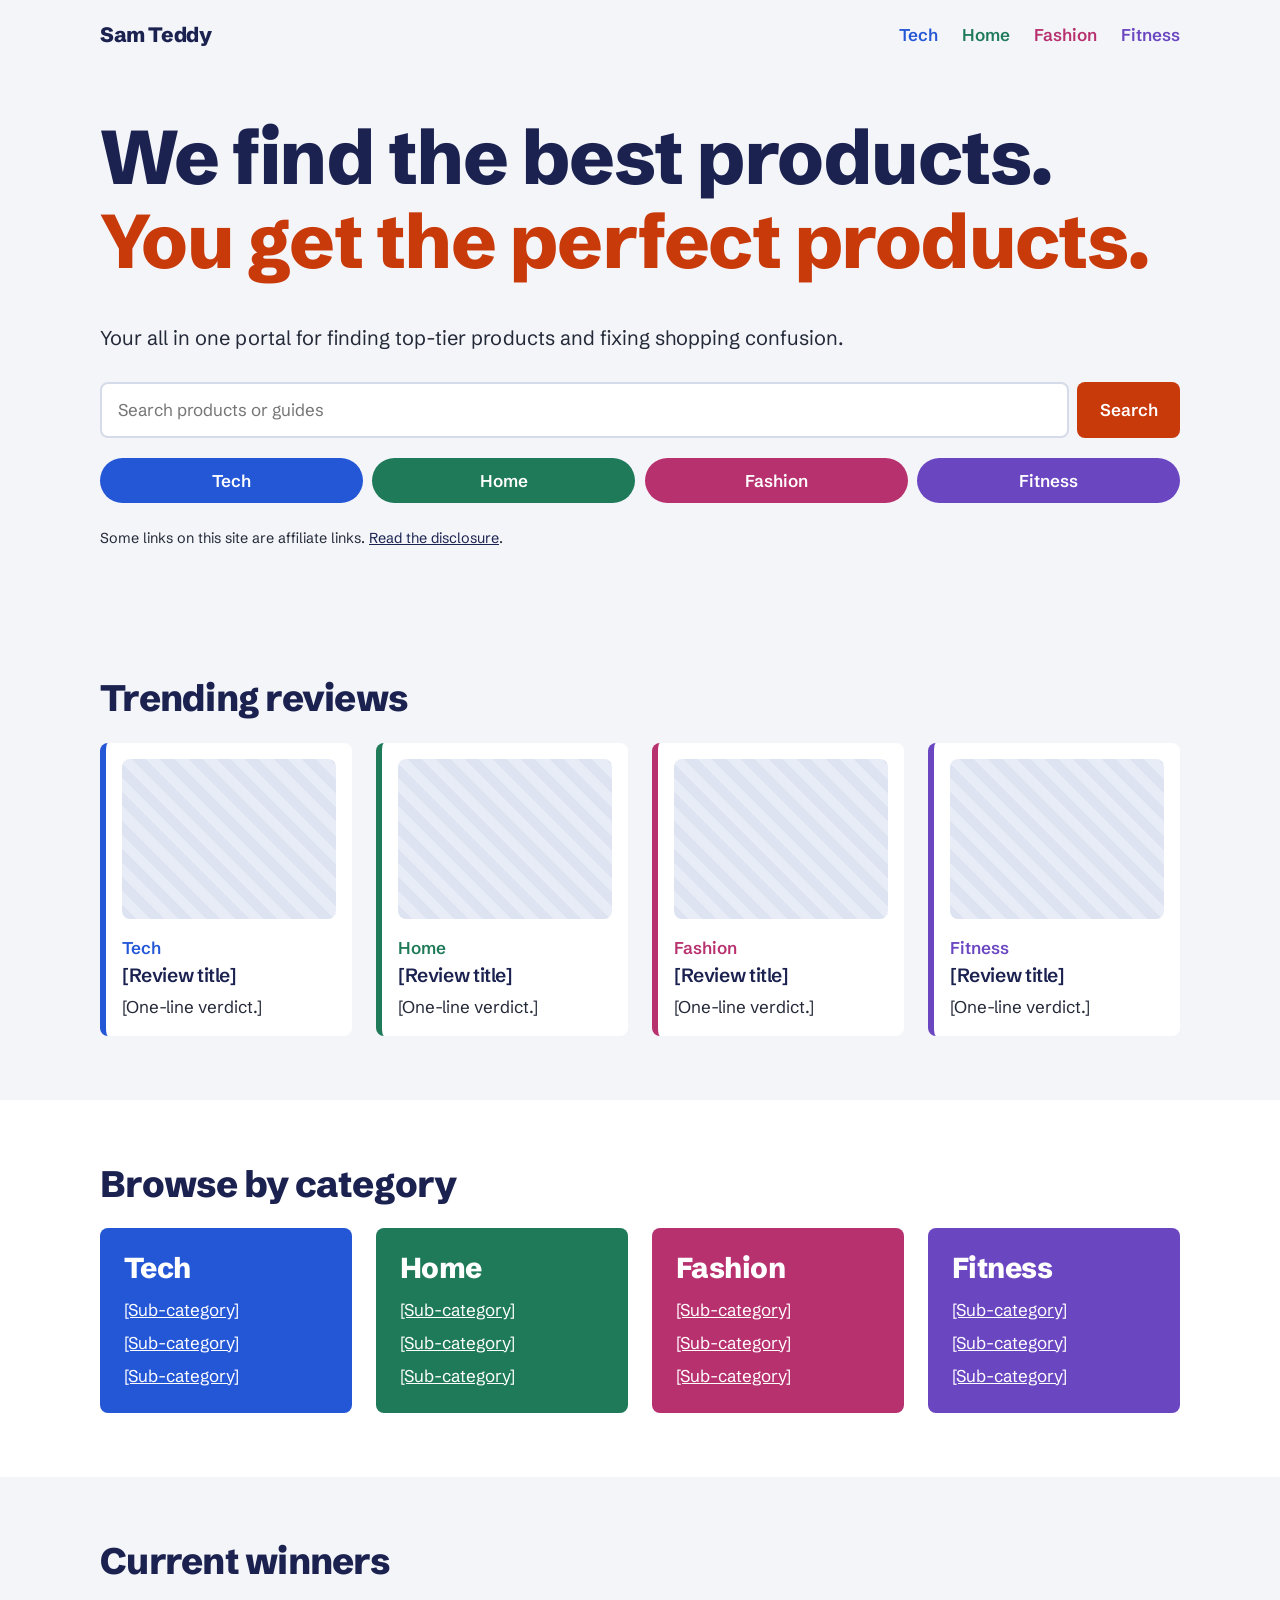
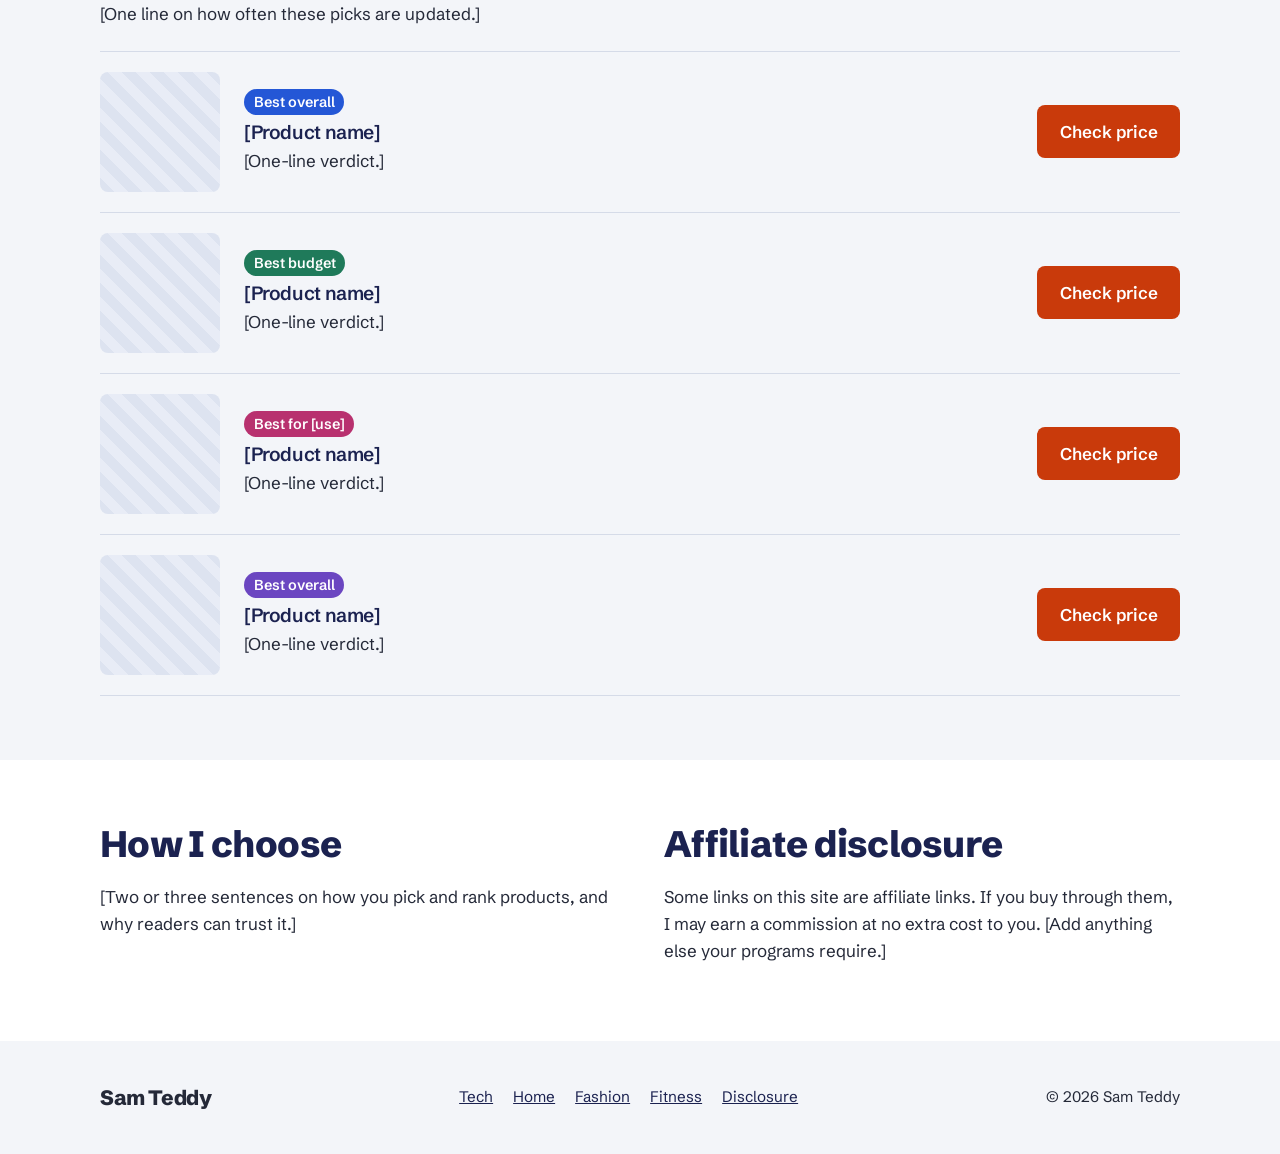
<file: index.html>
<!DOCTYPE html>
<html lang="en">
<head>
  <meta charset="utf-8">
  <meta name="viewport" content="width=device-width, initial-scale=1">
  <title>Sam Teddy | [Site name]</title>
  <meta name="description" content="[One sentence describing what this site helps people choose.]">
  <link rel="preconnect" href="https://fonts.googleapis.com">
  <link rel="preconnect" href="https://fonts.gstatic.com" crossorigin>
  <link href="https://fonts.googleapis.com/css2?family=Schibsted+Grotesk:wght@400;600;800&display=swap" rel="stylesheet">
  <link rel="stylesheet" href="style.css">
</head>
<body>

<header class="site-header">
  <div class="wrap bar">
    <a class="brand" href="#top">Sam Teddy</a>
    <nav aria-label="Main">
      <ul>
        <li><a class="n-tech" href="#tech">Tech</a></li>
        <li><a class="n-home" href="#home">Home</a></li>
        <li><a class="n-fash" href="#fashion">Fashion</a></li>
        <li><a class="n-fit" href="#fitness">Fitness</a></li>
      </ul>
    </nav>
  </div>
</header>

<main id="top">

  <section class="hero">
    <div class="wrap">
      <h1><span>We find the best products.</span> <span>You get the perfect products.</span></h1>
      <p class="lead">Your all in one portal for finding top-tier products and fixing shopping confusion.</p>
      <form class="search" role="search" action="#">
        <label class="sr" for="q">Search products and guides</label>
        <input id="q" type="search" placeholder="Search products or guides">
        <button class="btn" type="submit">Search</button>
      </form>
      <ul class="chips" aria-label="Browse by category">
        <li><a class="chip n-tech" href="#tech">Tech</a></li>
        <li><a class="chip n-home" href="#home">Home</a></li>
        <li><a class="chip n-fash" href="#fashion">Fashion</a></li>
        <li><a class="chip n-fit" href="#fitness">Fitness</a></li>
      </ul>
      <p class="note">Some links on this site are affiliate links. <a href="#disclosure">Read the disclosure</a>.</p>
    </div>
  </section>

  <section class="section" id="trending">
    <div class="wrap">
      <h2>Trending reviews</h2>
      <ul class="cards">
        <li class="card n-tech">
          <div class="thumb" role="img" aria-label="Placeholder for product photo"></div>
          <p class="niche">Tech</p>
          <h3><a href="#">[Review title]</a></h3>
          <p>[One-line verdict.]</p>
        </li>
        <li class="card n-home">
          <div class="thumb" role="img" aria-label="Placeholder for product photo"></div>
          <p class="niche">Home</p>
          <h3><a href="#">[Review title]</a></h3>
          <p>[One-line verdict.]</p>
        </li>
        <li class="card n-fash">
          <div class="thumb" role="img" aria-label="Placeholder for product photo"></div>
          <p class="niche">Fashion</p>
          <h3><a href="#">[Review title]</a></h3>
          <p>[One-line verdict.]</p>
        </li>
        <li class="card n-fit">
          <div class="thumb" role="img" aria-label="Placeholder for product photo"></div>
          <p class="niche">Fitness</p>
          <h3><a href="#">[Review title]</a></h3>
          <p>[One-line verdict.]</p>
        </li>
      </ul>
    </div>
  </section>

  <section class="section section-white" aria-labelledby="browse">
    <div class="wrap">
      <h2 id="browse">Browse by category</h2>
      <ul class="tiles">
        <li class="tile n-tech" id="tech">
          <h3>Tech</h3>
          <ul><li><a href="#">[Sub-category]</a></li><li><a href="#">[Sub-category]</a></li><li><a href="#">[Sub-category]</a></li></ul>
        </li>
        <li class="tile n-home" id="home">
          <h3>Home</h3>
          <ul><li><a href="#">[Sub-category]</a></li><li><a href="#">[Sub-category]</a></li><li><a href="#">[Sub-category]</a></li></ul>
        </li>
        <li class="tile n-fash" id="fashion">
          <h3>Fashion</h3>
          <ul><li><a href="#">[Sub-category]</a></li><li><a href="#">[Sub-category]</a></li><li><a href="#">[Sub-category]</a></li></ul>
        </li>
        <li class="tile n-fit" id="fitness">
          <h3>Fitness</h3>
          <ul><li><a href="#">[Sub-category]</a></li><li><a href="#">[Sub-category]</a></li><li><a href="#">[Sub-category]</a></li></ul>
        </li>
      </ul>
    </div>
  </section>

  <section class="section" id="winners">
    <div class="wrap">
      <h2>Current winners</h2>
      <p>[One line on how often these picks are updated.]</p>
      <ul class="rows">
        <!-- Replace each href="#" with your /go/ link. Keep rel="sponsored" on every affiliate link. -->
        <li class="row n-tech">
          <div class="thumb" role="img" aria-label="Placeholder for product photo"></div>
          <div>
            <p class="badge">Best overall</p>
            <h3>[Product name]</h3>
            <p>[One-line verdict.]</p>
          </div>
          <a class="btn" href="#" rel="sponsored noopener">Check price</a>
        </li>
        <li class="row n-home">
          <div class="thumb" role="img" aria-label="Placeholder for product photo"></div>
          <div>
            <p class="badge">Best budget</p>
            <h3>[Product name]</h3>
            <p>[One-line verdict.]</p>
          </div>
          <a class="btn" href="#" rel="sponsored noopener">Check price</a>
        </li>
        <li class="row n-fash">
          <div class="thumb" role="img" aria-label="Placeholder for product photo"></div>
          <div>
            <p class="badge">Best for [use]</p>
            <h3>[Product name]</h3>
            <p>[One-line verdict.]</p>
          </div>
          <a class="btn" href="#" rel="sponsored noopener">Check price</a>
        </li>
        <li class="row n-fit">
          <div class="thumb" role="img" aria-label="Placeholder for product photo"></div>
          <div>
            <p class="badge">Best overall</p>
            <h3>[Product name]</h3>
            <p>[One-line verdict.]</p>
          </div>
          <a class="btn" href="#" rel="sponsored noopener">Check price</a>
        </li>
      </ul>
    </div>
  </section>

  <section class="section section-white" id="method">
    <div class="wrap two">
      <div>
        <h2>How I choose</h2>
        <p>[Two or three sentences on how you pick and rank products, and why readers can trust it.]</p>
      </div>
      <div id="disclosure">
        <h2>Affiliate disclosure</h2>
        <!-- Check the rules for your country and each affiliate program, and adjust this wording. -->
        <p>Some links on this site are affiliate links. If you buy through them, I may earn a commission at no extra cost to you. [Add anything else your programs require.]</p>
      </div>
    </div>
  </section>

</main>

<footer class="site-footer">
  <div class="wrap">
    <p class="brand">Sam Teddy</p>
    <ul>
      <li><a href="#tech">Tech</a></li>
      <li><a href="#home">Home</a></li>
      <li><a href="#fashion">Fashion</a></li>
      <li><a href="#fitness">Fitness</a></li>
      <li><a href="#disclosure">Disclosure</a></li>
    </ul>
    <p>© 2026 Sam Teddy</p>
  </div>
</footer>

<script src="supabase-config.js"></script>
<script src="products.js"></script>
<script src="site.js"></script>

</body>
</html>
</file>
<file: style.css>
/* Change the whole look here. Each category has its own color; buttons share one color. */
:root {
  --ink: #1b2250;
  --text: #242938;
  --bg: #f3f5f9;
  --white: #ffffff;
  --line: #d5dbe8;
  --cta: #c93a0b;
  --tech: #2457d6;
  --home: #1f7a5a;
  --fash: #b8316f;
  --fit: #6b46c1;
  --radius: 8px;
  --max: 1120px;
}
.n-tech { --c: var(--tech); }
.n-home { --c: var(--home); }
.n-fash { --c: var(--fash); }
.n-fit  { --c: var(--fit); }

*, *::before, *::after { box-sizing: border-box; }
html { scroll-behavior: smooth; }
body {
  margin: 0;
  font: 1.0625rem/1.6 "Schibsted Grotesk", system-ui, sans-serif;
  color: var(--text);
  background: var(--bg);
}
h1, h2, h3 { color: var(--ink); line-height: 1.1; letter-spacing: -0.02em; margin: 0 0 0.5em; font-weight: 800; }
h1 { font-size: clamp(2.4rem, 6.5vw, 4.75rem); max-width: none; }
h1 span { display: block; }
h1 span + span { color: var(--cta); }
h2 { font-size: clamp(1.6rem, 3.4vw, 2.3rem); }
h3 { font-size: 1.2rem; font-weight: 600; }
p { margin: 0 0 0.75em; max-width: 62ch; }
ul { list-style: none; margin: 0; padding: 0; }
a { color: var(--ink); }
:focus-visible { outline: 3px solid var(--ink); outline-offset: 3px; }
.wrap { max-width: var(--max); margin: 0 auto; padding: 0 1.25rem; }
.sr { position: absolute; width: 1px; height: 1px; overflow: hidden; clip: rect(0 0 0 0); }

/* Header */
.bar { display: flex; flex-wrap: wrap; align-items: center; justify-content: space-between; gap: 0.5rem 2rem; padding-top: 1.1rem; padding-bottom: 1.1rem; }
.brand { font-weight: 800; font-size: 1.3rem; text-decoration: none; letter-spacing: -0.02em; margin: 0; }
nav ul { display: flex; flex-wrap: wrap; gap: 0.25rem 1.5rem; }
nav a { text-decoration: none; font-weight: 600; color: var(--c); border-bottom: 3px solid transparent; padding-bottom: 2px; }
nav a:hover { border-bottom-color: var(--c); }

/* Buttons */
.btn {
  display: inline-block; border: 0; cursor: pointer; font: inherit; font-weight: 600;
  padding: 0.8rem 1.4rem; border-radius: var(--radius);
  background: var(--cta); color: #fff; text-decoration: none; text-align: center;
  transition: background 0.15s;
}
.btn:hover { background: #a82e08; }

/* Placeholder image blocks */
.thumb {
  aspect-ratio: 4 / 3; border-radius: var(--radius);
  background: repeating-linear-gradient(45deg, #dde3f0, #dde3f0 10px, #e8ecf6 10px, #e8ecf6 20px);
}

/* Hero */
.hero .wrap { padding-top: 3rem; padding-bottom: 4rem; }
.lead { font-size: 1.25rem; margin-top: 1rem; max-width: none; }
.search { display: flex; gap: 0.5rem; margin: 1.75rem 0 1.25rem; }
.search input {
  flex: 1; min-width: 0; font: inherit; padding: 0.8rem 1rem;
  border: 2px solid var(--line); border-radius: var(--radius); background: var(--white); color: var(--text);
}
.search input:focus { border-color: var(--ink); outline: none; }
.chips { display: flex; flex-wrap: wrap; gap: 0.6rem; }
.chips li { flex: 1 1 140px; }
.chip {
  display: block; text-align: center; padding: 0.55rem 1.2rem; border-radius: 999px;
  background: var(--c); color: #fff; font-weight: 600; text-decoration: none;
}
.chip:hover { filter: brightness(0.9); }
.note { font-size: 0.9rem; margin: 1.5rem 0 0; }

/* Sections */
.section { padding: 4rem 0; }
.section-white { background: var(--white); }

/* Trending cards: niche color runs down the left edge */
.cards { display: grid; grid-template-columns: repeat(4, 1fr); gap: 1.5rem; margin-top: 1.5rem; }
.card { background: var(--white); border-radius: var(--radius); border-left: 6px solid var(--c); padding: 1rem; }
.card .thumb { margin-bottom: 0.9rem; }
.niche { font-weight: 600; color: var(--c); margin: 0 0 0.25rem; }
.card h3 { margin-bottom: 0.35em; }
.card h3 a { text-decoration: none; }
.card h3 a:hover { text-decoration: underline; }
.card p:last-child { margin: 0; }

/* Category tiles: solid niche color */
.tiles { display: grid; grid-template-columns: repeat(4, 1fr); gap: 1.5rem; margin-top: 1.5rem; }
.tile { background: var(--c); color: #fff; border-radius: var(--radius); padding: 1.5rem; scroll-margin-top: 1rem; }
.tile h3 { color: #fff; font-size: 1.8rem; font-weight: 800; margin-bottom: 0.75rem; }
.tile li + li { margin-top: 0.35rem; }
.tile a { color: #fff; }

/* Winners list */
.rows { margin-top: 1.5rem; border-top: 1px solid var(--line); }
.row {
  display: grid; grid-template-columns: 120px 1fr auto; gap: 1.5rem; align-items: center;
  padding: 1.25rem 0; border-bottom: 1px solid var(--line);
}
.row .thumb { aspect-ratio: 1; }
.row img { display: block; width: 100%; aspect-ratio: 1; object-fit: cover; border-radius: var(--radius); }
.store-line { font-size: 0.9rem; opacity: 0.8; }
.row p { margin: 0 0 0.2rem; }
.badge {
  display: inline-block; background: var(--c); color: #fff; font-weight: 600; font-size: 0.9rem;
  padding: 0.1rem 0.6rem; border-radius: 999px; margin-bottom: 0.4rem !important;
}
.row h3 { margin-bottom: 0.2em; }

/* Two-column text block */
.two { display: grid; grid-template-columns: 1fr 1fr; gap: 3rem; }

/* Footer */
.site-footer { padding: 2.5rem 0; font-size: 0.95rem; }
.site-footer .wrap { display: flex; flex-wrap: wrap; gap: 1rem 2.5rem; align-items: center; justify-content: space-between; }
.site-footer ul { display: flex; flex-wrap: wrap; gap: 0.5rem 1.25rem; }
.site-footer p { margin: 0; }

/* Mobile */
@media (max-width: 900px) {
  .cards, .tiles { grid-template-columns: repeat(2, 1fr); }
}
@media (max-width: 640px) {
  .hero .wrap { padding-top: 2rem; padding-bottom: 3rem; }
  .section { padding: 3rem 0; }
  .cards, .tiles { grid-template-columns: 1fr; }
  .search { flex-direction: column; }
  .row { grid-template-columns: 88px 1fr; gap: 1rem; }
  .row .btn { grid-column: 1 / -1; }
  .two { grid-template-columns: 1fr; gap: 2rem; }
}
@media (prefers-reduced-motion: reduce) {
  html { scroll-behavior: auto; }
  .btn { transition: none; }
}

/* Admin page */
.admin-title { font-size: clamp(2rem, 5vw, 3rem); }
.admin code { background: var(--line); padding: 0.1rem 0.4rem; border-radius: 4px; }
.admin form { display: grid; gap: 1rem; max-width: 640px; margin-top: 1rem; }
.admin label { display: grid; gap: 0.25rem; font-weight: 600; }
.admin input, .admin select {
  font: inherit; font-weight: 400; padding: 0.7rem 0.9rem; color: var(--text);
  border: 2px solid var(--line); border-radius: var(--radius); background: var(--white);
}
.admin input:focus, .admin select:focus { border-color: var(--ink); }
.admin form .btn { justify-self: start; }
.list { margin-top: 1.5rem; max-width: 640px; }
.list li { display: flex; justify-content: space-between; align-items: center; gap: 1rem; padding: 0.75rem 0; border-bottom: 1px solid var(--line); }
.btn-quiet { background: transparent; color: var(--ink); border: 2px solid var(--line); padding: 0.5rem 1rem; }
.btn-quiet:hover { background: var(--bg); }
.msg { min-height: 1.6em; font-weight: 600; color: var(--ink); }
.actions { display: flex; flex-wrap: wrap; gap: 0.75rem; }

[hidden] { display: none !important; }
.login { max-width: 420px; }
.wrap.msg { max-width: var(--max); }
</file>
